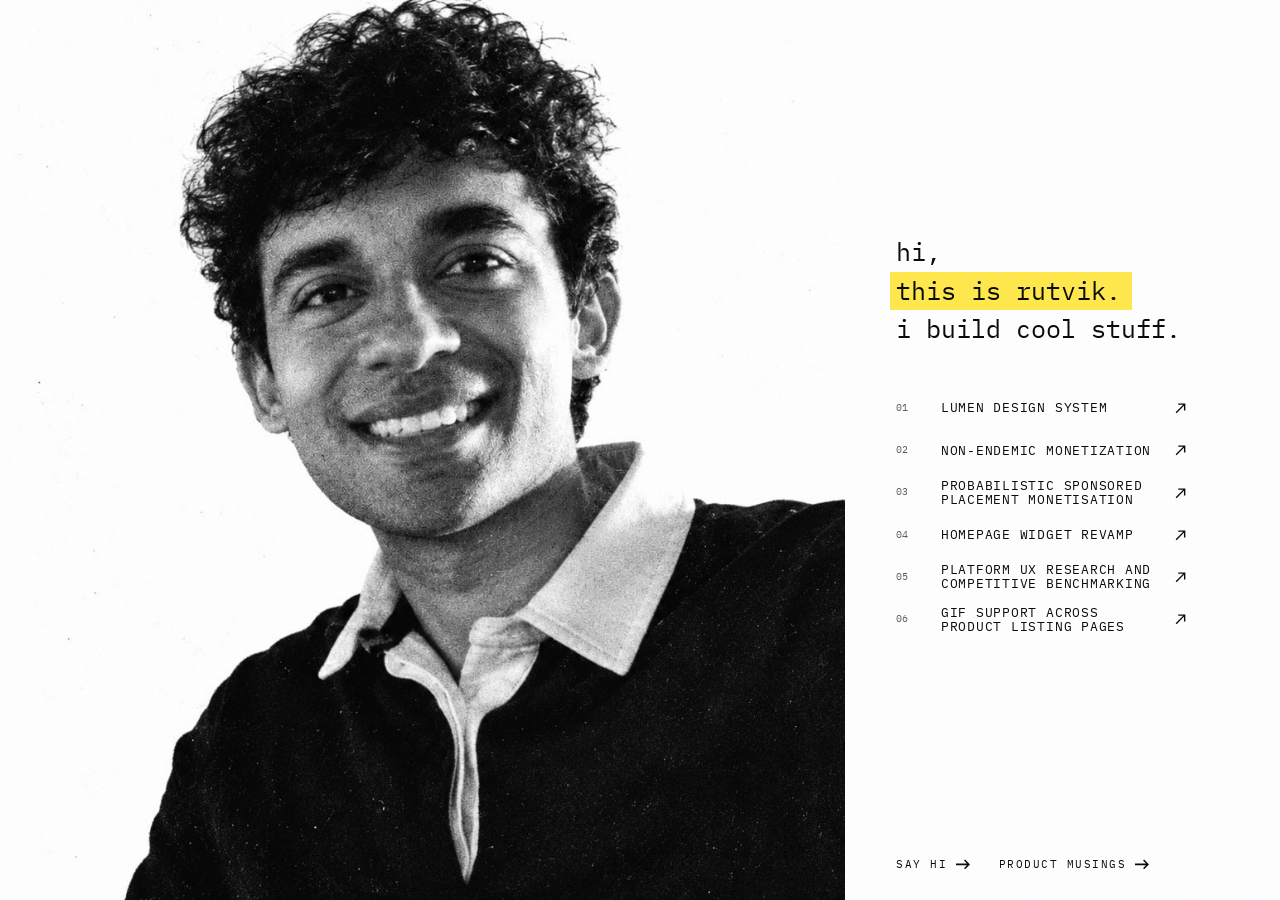
<file: index.html>
<!doctype html>
<html lang="en">
<head>
<meta charset="utf-8">
<meta name="viewport" content="width=device-width,initial-scale=1,viewport-fit=cover">
</head>
<body>
<title>Rutvik Keche</title>
<meta name="claude:viewport-fit-sides" content="cover">
<meta name="color-scheme" content="only light">
<link rel="preconnect" href="https://fonts.googleapis.com">
<link rel="preconnect" href="https://fonts.gstatic.com" crossorigin>
<link rel="stylesheet" href="https://fonts.googleapis.com/css2?family=Archivo+Black&family=IBM+Plex+Mono:wght@400;500&display=swap">
<style>
/* Stationary one-screen layout. Light only (no dark mode). On wide screens everything is sized from one unit (--u), so type, rows and portrait scale together with the window. On phones: text and projects only. Only the project list scrolls. */
:root{
  color-scheme:only light;
  --mono:"IBM Plex Mono",ui-monospace,"SFMono-Regular",Menlo,Consolas,monospace;
  --paper:#fff;
  --ink:#0b0b0d;
  --mute:#5d5d63;
  --hi:#ffe94d;
  --blue:#2b3cff;
  --red:#ff3b63;

  --u:min(1vw,1.7778svh);
  --pw:min(66vw,calc(100svh*1.3333));
  --rl:min(70vw,calc(var(--pw) + 4vw));

  --row:3.1rem;
  --fs-intro:clamp(1.3rem,6.6vw,2rem);
  --fs-list:clamp(.8rem,3.5vw,.95rem);
  --fs-small:.72rem;
  --gap:clamp(20px,5svh,40px);
}
@media (min-width:700px) and (min-aspect-ratio:1/1){
  :root{
    --row:max(2.1rem,calc(var(--u)*3.3));
    --fs-intro:max(17px,calc(var(--u)*1.95));
    --fs-list:max(10.5px,calc(var(--u)*1));
    --fs-small:max(9.5px,calc(var(--u)*.84));
    --gap:calc(var(--u)*3);
  }
}
html,body{height:100%; margin:0; overflow:hidden; background:#fff !important; color:var(--ink)}
*{box-sizing:border-box}
body{font-family:var(--mono); -webkit-font-smoothing:antialiased}
::selection{background:var(--hi); color:var(--ink)}

.page{position:relative; height:100svh; overflow:hidden; background:#fff; isolation:isolate}
.grain{
  position:absolute; inset:0; z-index:5; pointer-events:none; opacity:.05; mix-blend-mode:multiply;
  background-image:url("data:image/svg+xml,%3Csvg xmlns='http://www.w3.org/2000/svg' width='220' height='220'%3E%3Cfilter id='n'%3E%3CfeTurbulence type='fractalNoise' baseFrequency='.8' numOctaves='2' stitchTiles='stitch'/%3E%3C/filter%3E%3Crect width='100%25' height='100%25' filter='url(%23n)'/%3E%3C/svg%3E");
}

/* ---------- portrait (wide screens only) ---------- */
.photo{display:none; position:absolute; z-index:1; left:0; top:0; bottom:0; width:var(--pw); margin:0; animation:in .9s ease-out both}
.photo picture{display:block; width:100%; height:100%}
.photo img{display:block; width:100%; height:100%; object-fit:cover; object-position:left bottom; mix-blend-mode:multiply; user-select:none}
@keyframes in{from{opacity:0} to{opacity:1}}

/* ---------- text column ---------- */
.right{
  position:relative; z-index:3; height:100%; display:flex; flex-direction:column; overflow-y:auto; overscroll-behavior:contain; scrollbar-width:thin; scrollbar-color:rgba(11,11,13,.4) transparent;
  padding:clamp(20px,5svh,48px) clamp(20px,7vw,48px) clamp(14px,2.4svh,24px);
}
.mid{flex:1 0 auto; display:flex; flex-direction:column; justify-content:center; gap:var(--gap)}

.intro{margin:0; font-weight:400; font-size:var(--fs-intro); line-height:1.55; cursor:default; width:max-content; max-width:100%}
.intro span{display:block}
.mark{display:inline-block !important; background:var(--hi); padding:0 .45em 0 .25em; margin-left:-.25em; color:inherit; text-decoration:none; cursor:pointer; transition:background-color .08s steps(2,end)}
.mark:hover{background:#ffd60a}
.mark:focus-visible{outline:2px solid var(--ink); outline-offset:3px}

.wrap{display:flex; flex-direction:column; min-height:0; flex:0 1 auto; font-size:var(--fs-list)}
@property --ft{syntax:"<length>"; inherits:false; initial-value:0px}
@property --fb{syntax:"<length>"; inherits:false; initial-value:0px}
.list{
  --ft:0px; --fb:0px;
  list-style:none; position:relative; margin:0 0 0 -.9em; padding:0 1.4em 0 0; counter-reset:p;
  flex:0 1 auto; min-height:0; max-height:calc(var(--row)*6.5);
  overflow-y:auto; overscroll-behavior:contain; scrollbar-width:thin; scrollbar-color:rgba(11,11,13,.4) transparent;
  -webkit-mask-image:linear-gradient(to bottom,transparent 0,#000 var(--ft),#000 calc(100% - var(--fb)),transparent 100%);
          mask-image:linear-gradient(to bottom,transparent 0,#000 var(--ft),#000 calc(100% - var(--fb)),transparent 100%);
  transition:--ft .25s, --fb .25s;
}
.wrap[data-end="false"] .list{--fb:calc(var(--row)*1.1)}
.wrap[data-start="false"] .list{--ft:calc(var(--row)*.9)}
.list li{counter-increment:p}
.item{
  position:relative; display:grid; grid-template-columns:2.6em minmax(0,1fr) auto; align-items:center; column-gap:.9em;
  height:var(--row); padding:0 .9em; text-decoration:none; color:var(--ink);
  font-size:1em; letter-spacing:.06em; text-transform:uppercase; line-height:1.1;
  transition:background-color .08s steps(2,end);
}
.no{font-size:.78em; color:var(--mute); letter-spacing:.04em}
.no::before{content:attr(data-n)}
.lb{position:relative; overflow-wrap:anywhere}
.arr{width:1em; height:1em; display:block; transition:transform .12s steps(3,end)}
.item:hover,.item:focus-visible{background:var(--hi)}
.item:hover .arr,.item:focus-visible .arr{transform:translate(2px,-2px)}
.item:focus-visible{outline:2px solid var(--ink); outline-offset:-2px}
/* "more below" cue: fade (above) + this row. Both follow the scroll position and vanish at the end. */
.more{
  display:flex; align-items:center; gap:.7em; height:2.4em; margin:0; padding:0; border:0; background:none; cursor:pointer;
  font:inherit; font-size:var(--fs-small); letter-spacing:.16em; text-transform:uppercase; color:var(--ink); text-align:left;
  opacity:1; transition:opacity .25s;
}
.more:focus,.more:focus-visible{outline:none}
.wrap[data-end="true"] .more{opacity:0; pointer-events:none}
.more svg{width:1.2em; height:1.2em; display:block; animation:bob 1.2s steps(2,end) infinite}
@keyframes bob{0%{transform:translateY(-2px)} 100%{transform:translateY(2px)}}

/* ---------- footer ---------- */
.foot{flex:none; display:flex; flex-wrap:wrap; justify-content:flex-start; align-items:center; gap:.9em 2.6em; font-size:var(--fs-small); letter-spacing:.14em; text-transform:uppercase; line-height:1; padding-top:clamp(8px,1.4svh,16px)}
.hi{
  display:inline-flex; align-items:center; gap:.8em; color:var(--ink); background:none; border:0; padding:.6em .5em; margin:-.6em -.5em;
  font:inherit; letter-spacing:inherit; text-transform:inherit; text-decoration:none; cursor:pointer;
}
.hi:hover{background:var(--hi)}
.hi:focus-visible{outline:2px solid var(--ink); outline-offset:3px}
.hi svg{width:1.4em; height:1em; display:block; transition:transform .12s steps(3,end)}
.hi:hover svg,.hi:focus-visible svg{transform:translateX(3px)}

/* ---------- wide screens: portrait left, text right ---------- */
@media (min-width:700px) and (min-aspect-ratio:1/1){
  .photo{display:block}
  .right{
    position:absolute; top:0; bottom:0; left:calc(var(--rl) - 20px); right:0; height:auto;
    padding:max(18px,calc(var(--u)*4.2)) max(20px,calc(var(--u)*5)) max(14px,calc(var(--u)*2.4)) 20px;
  }
  .foot{padding-top:max(8px,calc(var(--u)*1))}
}


/* ---------- project page ---------- */
#project{position:fixed; inset:0; z-index:20; background:#fff; color:var(--ink); overflow-y:auto; overscroll-behavior:contain; display:none; scrollbar-width:thin; scrollbar-color:rgba(11,11,13,.4) transparent}
#project.on{display:block; animation:in .35s ease-out both}
.back{
  position:fixed; z-index:40; top:clamp(12px,2vw,24px); left:max(clamp(12px,2vw,24px),env(safe-area-inset-left,0px));
  width:clamp(44px,4vw,56px); height:clamp(44px,4vw,56px); display:grid; place-items:center; color:var(--ink); background:#fff;
  border-radius:clamp(14px,1.4vw,18px); box-shadow:0 1px 0 rgba(0,0,0,.05), 0 6px 22px rgba(0,0,0,.16); text-decoration:none;
  transition:background-color .08s steps(2,end);
}
.back svg{width:46%; height:46%; display:block; transition:transform .12s steps(3,end)}
.back:hover{background:var(--hi)}
.back:hover svg{transform:translateX(-3px)}
.back:focus-visible{outline:2px solid var(--ink); outline-offset:3px}

.hero{position:relative; width:100%; aspect-ratio:2/1; max-height:72svh; overflow:hidden; background:var(--tone,#1d1d22)}
.hero img{position:absolute; inset:0; width:100%; height:100%; object-fit:cover; display:block}
.hero::after{content:""; position:absolute; inset:0; pointer-events:none; background:radial-gradient(ellipse at 50% 50%,rgba(0,0,0,.38),rgba(0,0,0,0) 70%)}
.hero .ph{position:absolute; right:max(12px,1.6vw); bottom:max(10px,1.4vw); z-index:2; color:rgba(255,255,255,.55); font-size:.7rem; letter-spacing:.14em; text-transform:uppercase}
.hero h1{
  position:absolute; z-index:2; left:50%; top:50%; transform:translate(-50%,-50%); width:88%; margin:0; text-align:center;
  color:#fff; font-weight:500; font-size:clamp(1.15rem,min(4.2vw,7svh),3.6rem); line-height:1.2; letter-spacing:.02em; text-transform:lowercase;
  outline:none;
}
.hero.light{background:#fff}
.hero.light::after{display:none}
.hero.light img{mix-blend-mode:multiply}
.hero.light h1{position:absolute; width:1px; height:1px; overflow:hidden; clip:rect(0 0 0 0); white-space:nowrap}
.doc .dtitle{margin:0 0 .5em; text-align:left; font-weight:500; font-size:clamp(1.3rem,3vw,2rem); line-height:1.2; letter-spacing:.01em}
.doc{max-width:38rem; margin:0 auto; padding:clamp(32px,6vw,76px) clamp(22px,6vw,32px) clamp(64px,10vw,128px); font-size:clamp(.82rem,.45vw + .68rem,.98rem); line-height:1.9; text-align:justify; hyphens:auto; -webkit-hyphens:auto}
.doc p{margin:0 0 1.9em}
.doc .meta{display:flex; flex-wrap:wrap; gap:.4em 1.6em; margin-bottom:2.8em; font-size:.76em; letter-spacing:.14em; text-transform:uppercase; color:var(--mute); text-align:left}
.doc .sig{margin:2.6em 0 0; text-align:left; letter-spacing:.06em}

/* peek-a-boo project switcher */
.peek{position:fixed; z-index:30; left:0; top:0; bottom:0; width:0}
.peek-tab{
  position:absolute; left:0; top:50%; width:30px; height:112px; margin-top:-56px; padding:0 0 0 8px; border:0; cursor:pointer;
  background:var(--ink); color:#fff; border-radius:0 9px 9px 0; font:inherit; font-size:10px; letter-spacing:.22em; text-transform:uppercase;
  writing-mode:vertical-rl; display:grid; place-items:center; transform:translateX(-8px); z-index:2;
  animation:peekaboo 7s ease-in-out 1.2s infinite; transition:transform .2s, opacity .2s;
}
.peek-tab:hover,.peek-tab:focus-visible{transform:translateX(0); animation:none}
.peek-tab:focus-visible{outline:2px solid var(--ink); outline-offset:3px}
@keyframes peekaboo{0%,84%,100%{transform:translateX(-8px)} 90%{transform:translateX(0)} 95%{transform:translateX(-4px)}}
.peek.open .peek-tab{opacity:0; pointer-events:none}
.peek-panel{
  position:absolute; left:0; top:0; bottom:0; width:min(21rem,88vw); display:flex; flex-direction:column; justify-content:center;
  padding:clamp(72px,10svh,110px) 1.2em clamp(24px,4svh,40px) clamp(14px,2vw,26px); background:#fff; border-right:1px solid #e4e4e0; box-shadow:10px 0 40px rgba(0,0,0,.08);
  font-size:var(--fs-list); transform:translateX(-102%); visibility:hidden; transition:transform .28s cubic-bezier(.2,.8,.2,1), visibility 0s .28s;
}
.peek.open .peek-panel{transform:none; visibility:visible; transition:transform .28s cubic-bezier(.2,.8,.2,1), visibility 0s}
.peek-panel h2{margin:0 0 1.2em; font-size:.74em; font-weight:400; letter-spacing:.16em; text-transform:uppercase; color:var(--mute)}
.peek-panel ul{list-style:none; margin:0 0 0 -.9em; padding:0; max-height:calc(var(--row)*8); overflow-y:auto; overscroll-behavior:contain}

/* ---------- case-study sections: big number | title + label | text ---------- */
.cases{max-width:80rem; margin:0 auto; padding:clamp(32px,6vw,72px) clamp(22px,5vw,64px) clamp(72px,10vw,140px)}
.cases .dtitle{margin:0 0 .5em; font-weight:500; font-size:clamp(1.3rem,3vw,2rem); line-height:1.2}
.cases .meta{display:flex; flex-wrap:wrap; gap:.4em 1.6em; margin:0 0 clamp(40px,7vw,88px); font-size:.76rem; letter-spacing:.14em; text-transform:uppercase; color:var(--mute)}
.cs{display:grid; grid-template-columns:minmax(0,1.1fr) minmax(0,2.9fr); column-gap:clamp(16px,3vw,48px); margin:0 0 clamp(56px,9vw,128px)}
.cs-n{font-family:"Archivo Black","Arial Black",Impact,sans-serif; font-size:clamp(4rem,11.5vw,10.5rem); line-height:.74; letter-spacing:-.04em; margin:.02em 0 0; color:var(--ink)}
.cs-body{border-top:2px solid var(--ink); display:grid; grid-template-columns:minmax(0,1fr) minmax(0,1.9fr); column-gap:clamp(16px,3vw,48px); padding-top:clamp(14px,1.6vw,22px)}
.cs-t h1,.cs-t h2{outline:none; margin:0 0 .7em; font-family:"Archivo Black","Arial Black",Impact,sans-serif; font-weight:400; font-size:clamp(1.15rem,1.9vw,1.75rem); line-height:1.08; letter-spacing:-.01em}
.cs-tag{margin:0; font-size:.74rem; font-weight:500; letter-spacing:.04em}
.cs-x p{margin:0 0 1.5em; font-size:clamp(.8rem,.4vw + .66rem,.92rem); line-height:1.78; color:#4a4a4f}
.cs-x p:last-child{margin-bottom:0}
.cs-sub{margin:2.6em 0 .8em; font-size:.74rem; font-weight:500; letter-spacing:.14em; text-transform:uppercase; color:var(--ink)}
.cs-sub:first-child{margin-top:0}
.cs-stats{margin:2.4em 0 0; display:grid; gap:1.6em}
.cs-stat strong{display:block; text-wrap:balance; font-family:"Archivo Black","Arial Black",Impact,sans-serif; font-weight:400; font-size:clamp(1.25rem,2.1vw,1.9rem); line-height:1.05; letter-spacing:-.02em}
.cs-stat span{display:block; margin-top:.35em; font-size:.74rem; line-height:1.45; color:var(--mute)}
@media (min-width:760px){ .cs-t{position:sticky; top:clamp(24px,4vw,48px); align-self:start} }
/* single project block */
.cases.solo{padding-top:clamp(104px,17svh,200px)}
.cases.solo .cs{margin-bottom:0}
@media (max-width:759px){
  .cs{grid-template-columns:1fr}
  .cs-n{margin:0 0 .25em}
  .cs-body{grid-template-columns:1fr; row-gap:1.4em}
}

/* ---------- product musings ---------- */
#project.mus .back{display:none}
.mus-wrap{max-width:46rem; margin:0 auto; padding:clamp(28px,6vh,64px) 22px 18vh; font-family:"IBM Plex Mono",ui-monospace,Menlo,monospace; color:var(--ink)}
.mus-back{display:inline-block; font-size:.74rem; font-weight:500; letter-spacing:.14em; text-transform:uppercase; color:var(--ink); text-decoration:none; padding:.5em .4em; margin:0 0 2.2em -.4em}
.mus-arr{margin-right:1em}
.mus-back:hover,.mus-back:focus-visible{background:var(--hi); outline:none}
.mus-wrap h1{outline:none; margin:0 0 .7em; font-family:"Archivo Black","Arial Black",Impact,sans-serif; font-weight:400; font-size:clamp(1.5rem,3.2vw,2.4rem); line-height:1.1; letter-spacing:-.01em}
.mus-pub{margin:0 0 2.4em; font-size:.74rem; font-weight:500; letter-spacing:.04em}
.mus-wrap p{margin:0 0 1.5em; font-size:clamp(.8rem,.4vw + .66rem,.92rem); line-height:1.78; color:#4a4a4f}
.mus-wrap p.mus-pub{color:var(--ink); font-size:.74rem; line-height:1.4}
.mus-wrap .mus-seq{margin:-.8em 0 1.5em; padding-left:1.1em; border-left:2px solid var(--ink); color:var(--ink)}
.mus-sub{margin:0 0 2.2em; font-size:clamp(.8rem,.4vw + .66rem,.92rem); line-height:1.78; color:#4a4a4f}
.hi-form label{display:block; margin:0 0 .6em; font-size:.74rem; font-weight:500; letter-spacing:.14em; text-transform:uppercase}
.hi-form input,.hi-form textarea{display:block; width:100%; box-sizing:border-box; margin:0 0 1.8em; padding:.9em 1em; font:inherit; font-size:.92rem; line-height:1.6; color:var(--ink); background:#fff; border:2px solid var(--ink); border-radius:0; resize:vertical}
.hi-form textarea{min-height:11rem}
.hi-form input:focus,.hi-form textarea:focus{outline:none}
.hi-row{display:flex; align-items:center; justify-content:space-between; gap:16px}
.hi-count{font-size:.74rem; font-weight:500; letter-spacing:.04em; color:#4a4a4f}
.hi-send{display:inline-flex; align-items:center; gap:.8em; padding:.9em 1.3em; font:inherit; font-size:.74rem; font-weight:500; letter-spacing:.14em; text-transform:uppercase; color:var(--ink); background:#fff; border:2px solid var(--ink); border-radius:0; cursor:pointer}
.hi-send svg{width:1.4em; height:1em}
.hi-send:hover,.hi-send:focus-visible{background:var(--ink); color:#fff; outline:none}
.hi-note{margin:1.4em 0 0; font-size:.74rem; line-height:1.6; color:#4a4a4f}
.mus-list{list-style:none; margin:2.2em 0 0; padding:0}
.mus-list li{border-top:2px solid var(--ink)}
.mus-list li:last-child{border-bottom:2px solid var(--ink)}
.mus-list a{display:block; padding:1.3em .5em; color:inherit; text-decoration:none}
.mus-list a:hover,.mus-list a:focus-visible{background:var(--hi); outline:none}
.mus-list strong{display:block; font-family:"Archivo Black","Arial Black",Impact,sans-serif; font-weight:400; font-size:clamp(1.05rem,1.7vw,1.5rem); line-height:1.12; letter-spacing:-.01em}
.mus-list span{display:block; margin-top:.7em; font-size:.74rem; font-weight:500; letter-spacing:.04em; color:#4a4a4f}

/* ---------- about / resume page ---------- */
.resume{max-width:46rem; margin:0 auto; padding:clamp(80px,9vw,112px) clamp(22px,6vw,32px) clamp(64px,10vw,120px); font-size:clamp(.78rem,.4vw + .64rem,.9rem); line-height:1.7; text-align:left}
.rs-head{display:grid; grid-template-columns:auto minmax(0,1fr) auto; column-gap:clamp(16px,3vw,32px); align-items:start}
.rs-photo{width:clamp(72px,9vw,96px); aspect-ratio:96/112; background:#ddd url("portrait-cv.jpg") center/cover no-repeat}
.rs-id,.rs-contact{margin:0; font-style:normal}
.rs-id strong{font-weight:500; outline:none}
.rs-contact{text-align:right}
.rs-summary{margin:2.6em 0 3.6em}
.rs-sec{margin:0 0 3.2em}
.rs-sec h2{margin:0 0 1.8em; display:flex; gap:.8em; align-items:baseline; font-size:.9em; font-weight:500; letter-spacing:.06em; text-transform:uppercase}
.rs-sec h2::before{content:"\00b6"; font-weight:500}
.rs-item{margin:0 0 2.2em}
.rs-date,.rs-sub{font-family:inherit; font-style:normal; font-size:inherit; line-height:inherit; color:#4a4a4f}
.rs-sub{margin:0 0 .7em}
.rs-line .rs-date{white-space:nowrap; font:inherit; font-weight:500; color:inherit}
.rs-line{display:flex; flex-wrap:wrap; align-items:baseline; column-gap:.8em; margin:0 0 .3em}
.rs-line strong{display:inline; margin:0}
.rs-pipe{color:#999}
.rs-main{min-width:0}
.rs-main strong{display:block; font-weight:500; margin:0 0 .3em}
.rs-main p{margin:0}
.rs-bul{margin:0; padding:0; list-style:none}
.rs-bul li{position:relative; padding-left:1.3em; margin:0 0 .6em}
.rs-bul li::before{content:"–"; position:absolute; left:0}
.rs-contact a{color:inherit; text-decoration:none}
.rs-contact a:hover,.rs-contact a:focus-visible{background:var(--hi); outline:none}
.rs-skills{list-style:none; margin:0; padding:0 0 0 12.6em; line-height:1.55}
@media (max-width:639px){
  .rs-head{grid-template-columns:auto minmax(0,1fr)}
  .rs-contact{grid-column:1/-1; text-align:left; margin-top:1.4em}
  .rs-item{grid-template-columns:1fr; row-gap:.4em}
  .rs-skills{padding-left:0}
}

@media (hover:none){ .peek-tab{transform:none; animation:none; width:32px} }
@media (prefers-reduced-motion:reduce){
  .photo,.more svg,#project.on,.peek-tab{animation:none !important}
  .peek-panel,.peek-tab{transition:none !important}
  .peek-tab{transform:translateX(-8px)} .peek-tab:hover,.peek-tab:focus-visible{transform:none}
  .item </style>

<div class="page">
  <figure class="photo"><picture><source media="(min-width:700px) and (min-aspect-ratio:1/1)" srcset="portrait.jpg"><img src="[data-uri]" width="1448" height="1086" decoding="async" alt="Black-and-white portrait of Rutvik smiling, in a dark sweater over a collared shirt"></picture></figure>

  <section class="right">
    <div class="mid">
      <h1 class="intro"><span>hi,</span><a class="mark" href="#/about">this is rutvik.</a><span>i build cool stuff.</span></h1>

      <div class="wrap" id="wrap" data-start="true" data-end="false">
        <h2 id="work" hidden>My Projects</h2>
        <nav aria-labelledby="work">
          <!-- The list is built from the PROJECTS array in the script at the bottom. -->
          <ul class="list" id="list"></ul>
        </nav>
        <button class="more" id="more" type="button" tabindex="-1" aria-hidden="true">
          <svg viewBox="0 0 12 12" fill="none" stroke="currentColor" stroke-width="1.4"><path d="M6 1v9M2 6.5l4 4 4-4"/></svg>
          <span><span id="moreN">0</span> more</span>
        </button>
      </div>
    </div>

    <div class="foot">
      <!-- Set the href to your email or contact link. -->
      <a class="hi" href="#/hi"><span>Say hi</span><svg viewBox="0 0 14 10" fill="none" stroke="currentColor" stroke-width="1.4" aria-hidden="true"><path d="M0 5h12M8 1l4 4-4 4"/></svg></a>
      <a class="hi" href="#/musings"><span>Product Musings</span><svg viewBox="0 0 14 10" fill="none" stroke="currentColor" stroke-width="1.4" aria-hidden="true"><path d="M0 5h12M8 1l4 4-4 4"/></svg></a>
    </div>
  </section>
  <div class="grain"></div>
</div>

<div id="project" role="region" aria-label="Project" tabindex="-1">
  <a class="back" id="back" href="#/" aria-label="Back to all projects"><svg viewBox="0 0 24 24" fill="none" stroke="currentColor" stroke-width="1.6" aria-hidden="true"><path d="M21 12H3M10 5l-7 7 7 7"/></svg></a>
  <main id="pmain"></main>
  <aside class="peek" id="peek" aria-label="Other projects"></aside>
</div>

<script>
(function(){
  /* ---------- projects: edit here ----------
     slug = link name, title = name in the list and on the page,
     tag  = small label under the title,
     desc = array of paragraphs shown next to the title (optional; a placeholder is used if left out),
     heading = page title if different from the list name, blocks = [{p:['paragraph',...]}] for longer write-ups,
     stats = [{v:'big number',l:'label'}] shown under the title. */
  var PROJECTS=[
    {slug:'lumen-design-system',title:'Lumen Design System',
      heading:'LUMEN - The New BigBasket Experience',
      tag:'App-wide visual transformation and design system modernisation',
      stats:[{v:'12,000+ → ~600',l:'Design tokens'},{v:'22 million',l:'Customers on the new visual language'}],
      blocks:[
        {p:['Lumen was an app-wide visual transformation initiative undertaken to support the migration to a new visual language and align the application\'s experience with the brand identity the company was moving towards. The primary objective was to modernise the look and feel of the application while maintaining existing functionality, preserving established user journeys and ensuring that baseline product metrics remained stable throughout the transition.']},
        {p:['The complexity lay in implementing a widespread visual change within a short timeframe without disrupting the existing application experience. Since UI components were interconnected and often reused across multiple journeys, changes could not be approached as isolated redesigns.']},
        {p:['My role was to own the transition end to end, maintaining a bird\'s-eye view of the application to ensure that individual component changes remained consistent with the broader experience and did not introduce functional regressions.']},
        {p:['I began by understanding the existing UI architecture, how components were structured and how they interacted across different user journeys. This helped establish how the new design system could replicate existing functionality while introducing the updated visual language. I continuously evaluated the redesigned components in the context of the larger application, iterating on them to ensure that the visual changes did not compromise usability or familiar interactions.']},
        {p:['An important part of this exercise was restructuring the underlying design system. Design tokens are reusable variables that define visual properties such as colours, typography, spacing and borders, allowing these properties to remain consistent across different components.','The existing implementation had over 12,000 tokens, many of which were tied directly to specific visual values. We introduced a semantic layer to the token architecture, separating the underlying visual properties from how they were used across the application. This made the system more flexible and easier to maintain, allowing visual changes to be managed more consistently.','The restructuring reduced the token count from over 12,000 to approximately 600, significantly simplifying the design architecture and reducing repetitive code changes during future visual updates.']},
        {p:['Another important aspect was ensuring that the new design system could be adopted beyond its initial implementation. Much of the technical knowledge around the new components, tokens and UI structure initially resided with me, while the content team responsible for executing campaigns was not particularly technical. I bridged this gap by initially handling campaign implementation, helping structure campaign interfaces using the new components, and gradually familiarising the team with the new system. This ensured that the transition was not dependent on a single technical owner and that the content team could independently work with the updated visual language.']},
        {p:['Ultimately, the initiative went beyond a visual redesign. We successfully stabilised the application through a comprehensive design system overhaul, maintained the existing product experience and established a scalable foundation aligned with the brand\'s future identity. The new visual language has since been rolled out across the application to all 22 million customers, demonstrating our ability to execute a fundamental transformation at scale while preserving the stability of the existing product.']}
      ]},
    {slug:'non-endemic-monetization',title:'Non-Endemic Monetization',tag:'Reward-delivery mechanisms for non-endemic brand campaigns',
      stats:[{v:'₹90 lakh',l:'Monthly revenue generated'}],
      desc:["At BigBasket, I worked on designing reward-delivery mechanisms that enabled non-endemic brands to reach customers through promotional campaigns. These partnerships allowed brands to gain visibility and engagement on the platform, while creating an additional monetisation opportunity for BigBasket.", "My role involved designing two reward-delivery flows and owning the third-party interface that powered them. A key part of the work was evolving the underlying distribution mechanism to make reward visibility fairer across brands, while reducing the operational effort involved in managing campaigns.", "The initial approach was time-based segmentation. Rewards from different brands were scheduled across predefined time slots. However, this created an inherent visibility imbalance: brands scheduled during peak traffic hours received significantly more exposure than those assigned to off-peak slots. The model also required considerable manual effort, as teams had to continuously monitor schedules and change time segments to manage campaign distribution.", "We then moved to a stack-based model. Instead of managing reward visibility through time slots, campaigns could be configured in a common stack, with customers progressing through different rewards based on the number of times they interacted with the reward experience. This simplified campaign management considerably: the stack could be updated once, and the distribution logic would serve different rewards as customers progressed through it.", "However, this model exposed another fairness issue. We could have as many as ten rewards in the stack, but customers typically opened the app only three to four times a month. This meant rewards placed towards the top of the stack had a much higher likelihood of being seen, while those further down received disproportionately less exposure. Even though the stack simplified operations, it did not ensure equitable visibility across brands.", "To address this, we introduced segmentation within the stack itself. Rather than having every customer start at the same position, different customer segments were assigned different starting points in the reward stack. This distributed visibility more evenly across rewards, ensuring that brands were not disadvantaged simply because their campaigns occupied lower positions in the stack.", "Alongside designing these distribution mechanisms, I owned the third-party interface that powered the flows, enabling the setup and management of multiple brand campaigns through a more scalable system.", "The initiative generated approximately ₹90 lakh in monthly revenue, while creating a more operationally efficient and equitable way for BigBasket to distribute rewards and monetise its customer reach."]},
    {slug:'probabilistic-sponsored-placement',title:'Probabilistic Sponsored Placement Monetisation',tag:'Selling a probability of premium visibility instead of a fixed slot',
      stats:[{v:'₹26 lakh → ₹50 lakh',l:'Weekly monetisation'}],
      desc:["The existing monetisation model followed a fixed-slot reservation approach, where brands paid for guaranteed positions within a sponsored placement. Position 1 was priced at ₹10 lakh per week, while Positions 2–5 were priced at ₹4 lakh each, generating a total of ₹26 lakh per week.", "While straightforward, this model placed a ceiling on monetisation. Each position could effectively be sold to only one brand at a time, limiting the revenue potential of premium placements.", "We explored a probabilistic monetisation model, shifting from selling guaranteed ownership of a position to selling brands a probability of appearing in the premium Position 1. Instead of reserving the slot for one advertiser, multiple brands could participate in the allocation, with their probability of receiving premium visibility determined through a data-driven mechanism.", "This changed how we monetised sponsored visibility. Rather than treating Position 1 as a single inventory slot, we could monetise the opportunity to appear there across multiple brands and impressions. It also made allocation more dynamic, moving away from the limitations of fixed-slot reservations.", "The new model increased weekly monetisation from approximately ₹26 lakh to ₹50 lakh, by enabling five brands to participate at ₹10 lakh each per week. This significantly improved revenue potential while making premium sponsored visibility a more flexible and scalable advertising product."]},
    {slug:'homepage-widget-revamp',title:'Homepage Widget Revamp',tag:'Bento, scrollable and shuffle widget formats for browse-led discovery',
      stats:[{v:'3',l:'New widget formats, now mainstays of the homepage'}],
      blocks:[{"p": ["A key part of my work involved rethinking the widget formats used across the homepage, particularly for users entering through a browse-led journey. The objective was to make the homepage a more effective discovery surface, moving beyond conventional static layouts to create more engaging ways to surface products, categories, events and deals.", "We introduced three new widget formats:"]}, {"h": "Bento Widget", "p": ["A modular layout with unequal, asymmetrical entry points that allows us to give specific content or positions greater visual prominence. Unlike a uniform grid, the bento layout creates a distinct visual hierarchy, helping draw attention to particular products, categories or promotional placements that we want to prioritise."]}, {"h": "Scrollable Widget", "p": ["A horizontally scrollable format designed to accommodate multiple events within a single widget. This became a primary space for showcasing multiple events, allowing users to browse through different event cards without requiring separate sections for each one. It also made more efficient use of homepage real estate."]}, {"h": "Shuffle Widget", "p": ["A format that allows users to cycle through different deals directly within the widget. Users can discover alternative offers without navigating away from the homepage, helping preserve their browsing flow while increasing the number of deals they can explore within the same placement."]}, {"p": ["These formats evolved beyond individual UI experiments to become mainstays of the BigBasket homepage. Together, they established more flexible ways to structure the browse experience, control visual hierarchy and improve how users discover content and offers without disrupting their journey."]}]},
    {slug:'platform-ux-research',title:'Platform UX Research and Competitive Benchmarking',tag:'UX and competitive audit of the BigBasket app',
      stats:[{v:'30+',l:'Top-level categories benchmarked'},{v:'22',l:'UX enhancements across 8 high-impact pages'}],
      desc:["I conducted a broad UX and competitive audit of the BigBasket app to identify opportunities to improve the overall shopping experience, particularly across product discovery and browse-led journeys.", "The exercise involved benchmarking the platform against competing quick-commerce applications across 30+ top-level categories. Rather than limiting the analysis to visual comparisons, I evaluated the underlying experience across multiple dimensions, including navigation, filter availability and relevance, product listing layouts, SKU presentation, visual hierarchy, accessibility and interaction patterns.", "A key focus was identifying friction points within existing user journeys and understanding whether these stemmed from interface design or underlying product logic. For instance, the audit highlighted instances where category filters were outdated or irrelevant to the products being displayed. This demonstrated that improving the experience required more than a visual redesign; it also required revisiting the logic powering these interactions.", "I consolidated the findings into actionable recommendations and prioritised improvements across eight high-impact pages, resulting in 22 UX enhancements. These covered improvements to product discovery, navigation, information hierarchy, accessibility and the overall consistency of the shopping experience.", "The exercise helped establish a more structured approach to identifying UX gaps, translating competitive insights into product opportunities, and prioritising improvements across the app."]},
    {slug:'gif-support-plp',title:'GIF Support Across Product Listing Pages',tag:'Media pipeline architecture and backward compatibility',
      desc:["What appeared to be a straightforward feature request — enabling GIFs on Product Listing Pages (PLPs) — turned into a more involved exercise in understanding and modifying the app's underlying media architecture. The challenge was not just making GIFs render, but doing so without disrupting existing functionality or breaking compatibility with older app versions.", "Product media was processed through two distinct pipelines: one for images and another for videos, each feeding its corresponding Flutter rendering package. The complication was that BigBasket's media infrastructure classified GIFs as videos, whereas Flutter treated them as images. As a result, GIFs entered the video pipeline but failed at the rendering layer because the video package could not process them.", "The initial solution was to retain GIFs in the existing video pipeline and reroute them to the image-rendering path before they reached Flutter. However, this introduced a significant backward-compatibility risk. Older app versions already consumed the video pipeline but could not recognise GIFs within it, potentially breaking media rendering for users who had not updated their applications.", "I examined the entire ingestion and delivery journey to identify potential failure points beyond rendering. Rather than modifying existing production pipelines, we decided to introduce a dedicated intermediate pipeline, gif_video, specifically for GIF ingestion and delivery. This kept the existing image and video pipelines untouched, while ensuring that only app versions capable of handling the new pipeline would consume it.", "Although this introduced an additional pipeline to maintain, it provided a safer solution. The work involved understanding dependencies across media ingestion, classification, pipeline routing, Flutter rendering and app-version compatibility.", "Ultimately, we were able to introduce GIF support without changing the behaviour of existing media pipelines or disrupting users on older app versions."]}
  ];

  var ABOUT={
 "name": "Rutvik Keche",
 "role": "Associate Product Manager",
 "place": "Bengaluru, India",
 "contact": [
  {
   "t": "+91-7600059240",
   "h": "tel:+917600059240"
  },
  {
   "t": "rutvikkeche@gmail.com",
   "h": "mailto:rutvikkeche@gmail.com"
  },
  {
   "t": "LinkedIn",
   "h": "https://www.linkedin.com/in/rutvik-keche-31a188158/"
  }
 ],
 "summary": "Product Manager with a background in software engineering, semiconductor R&D, Physics, and Electrical & Electronics Engineering. Currently building app-wide product infrastructure and consumer experiences at BigBasket; previously developed camera software for flagship smartphones at Samsung Semiconductor India Research. Experience spans product systems, experimentation, backend logic, and cross-functional product development.",
 "experience": [
  {
   "date": [
    "May 2026",
    "to Present"
   ],
   "sub": "Associate Product Manager",
   "main": "BigBasket, Bengaluru",
   "text": [
    "Led app-wide migration to Lumen, a new design system, as part of a brand repositioning exercise; aligned product, design, and engineering on shared UI components, driving a 2% increase in sales per visitor on browse journeys",
    "Own onsite merchandising across categories, the content delivery architecture, and page wireframes across product surfaces",
    "Designed two reward delivery flows for non-endemic brand partners, driving 22% CTR and ~$2K in daily revenue",
    "Built widget-level CTR reporting into the data pipeline, giving product and design the granularity to prioritize widget iterations"
   ]
  },
  {
   "date": [
    "Apr 2025",
    "to Jun 2025"
   ],
   "sub": "Product Management Intern",
   "main": "BigBasket, Bengaluru",
   "text": [
    "Overhauled product filters across categories, increasing engagement with the filter feature by 4%",
    "Audited competitor brands and redesigned 8 app pages, improving content hierarchy and sponsored content placement",
    "Diagnosed a 2% checkout funnel drop-off and shipped interventions targeting the underlying bottlenecks",
    "Shipped 22 UX improvements surfaced by competitive analysis, spanning accessibility and interaction patterns",
    "Drove 30+ UI/UX changes as product POC, coordinating scope, priorities, and delivery across engineering and design"
   ]
  },
  {
   "date": [
    "Aug 2023",
    "to May 2024"
   ],
   "sub": "Senior Software Engineer",
   "main": "Samsung Semiconductor India Research, Bengaluru",
   "text": [
    "Developed software for high-resolution camera sensor systems deployed in flagship smartphones",
    "Built and optimized image-processing pipelines, improving camera output pixel quality",
    "Conducted in-depth root cause analysis across camera software modules to reduce recurring quality defects and improve reliability",
    "Led 3 software release cycles in collaboration with engineering teams in Korea",
    "Conducted 12 technical training sessions for a 10-person engineering team"
   ]
  },
  {
   "date": [
    "Aug 2022",
    "to Jun 2023"
   ],
   "sub": "Software Intern",
   "main": "Samsung Semiconductor India Research, Bengaluru",
   "text": [
    "Built a 300-sample dataset for algorithm testing, validation, and performance evaluation",
    "Managed the optimization and integration of 33 camera features",
    "Earned the sole pre-placement offer among 31 interns"
   ]
  },
  {
   "date": [
    "May 2020",
    "to Jun 2020"
   ],
   "sub": "Market Research Intern",
   "main": "Tech Mahindra, Remote",
   "text": [
    "Primary research: analyzed consumer attitudes and emerging trends in EdTech adoption during COVID-19",
    "Secondary research: conducted research on technology adoption and AI/ML-driven market disruption"
   ]
  }
 ],
 "education": [
  {
   "date": [
    "2024",
    "to 2026"
   ],
   "sub": "BITS School of Management (BITSoM), Mumbai",
   "main": "MBA, Marketing and Consumer Insights",
   "text": [
    "GPA: 3.44/4"
   ]
  },
  {
   "date": [
    "2018",
    "to 2023"
   ],
   "sub": "Birla Institute of Technology and Science, Pilani – Goa Campus",
   "main": "B.E. (Hons.) Electrical and Electronics Engineering and M.Sc. (Hons.) Physics",
   "text": [
    "CGPA: 8.2/10"
   ]
  }
 ],
 "positions": [
  {
   "date": [
    "2024",
    "to 2026"
   ],
   "sub": "BITSoM Marketing Committee",
   "main": "Design Lead",
   "text": [
    "Led design for the Marketing Committee, creating video and static creatives published on the college's official channels",
    "Produced and managed short-form content that contributed to 1M+ views across college's socials"
   ]
  },
  {
   "date": [
    "2024",
    "to 2025"
   ],
   "sub": "BITSoM Product Management Club",
   "main": "Joint Secretary",
   "text": [
    "Launched two product education series focused on product analysis and feature deep-dives",
    "Served as the primary product club representative for the Class of 2026"
   ]
  }
 ]
};
  var PB={}, ARR='<svg class="arr" viewBox="0 0 12 12" fill="none" stroke="currentColor" stroke-width="1.3" aria-hidden="true"><path d="M2 10L10 2M4 2h6v6"/></svg>';
  PROJECTS.forEach(function(p,i){
    p.n=('0'+(i+1)).slice(-2); PB[p.slug]=p;
    p.desc=p.desc||[
      'Placeholder. Describe '+p.title+' here: the problem it solved, your role, what you built and the outcome.',
      'Add a second paragraph for the details that matter: who you worked with, the trade-offs you made and what you learned.'
    ];
  });
  function esc(t){return String(t).replace(/&/g,'&amp;').replace(/</g,'&lt;').replace(/"/g,'&quot;');}
  var ARTICLES=[
    {slug:"fair-vs-random-rewards",title:"The Trade-off Between Fair and Random Rewards",date:"June 2026",body:["Having had the chance to work on widgets, particularly those built around probabilistic reward mechanisms, the reward distribution problem emerges as a more compelling challenge than the engagement mechanic.", "Promotional campaigns involving multiple brands often use lightweight interactions like spin wheels, mystery reveals, or slot mechanics to drive engagement. However, in random reward sampling, two problems emerge.", "The first occurs during extended user interaction. Even with correct probabilities, rewards can naturally cluster, giving certain brands significantly more exposure over meaningful stretches of time.", "For example: If rewards are sequenced as", "#2 - 2 - 1 - 2 - 2 - 3", "While statistically valid, this sequence grants brand \"2\" substantial visibility.", "The second problem appears when interactions are limited. Here, randomness may prevent certain rewards from appearing at all. A brand could receive zero exposure simply because the interaction window ended before probability surfaced it.", "Consider a campaign with five brands and five interactions/user:", "#2 - 4 - 2 - 5 - 5", "Some brands receive no exposure. While probability corrects this imbalance over a massive sample size, campaigns are rarely evaluated over horizons long enough for that correction to occur naturally.", "To reduce repetition and improve distribution, systems can structure reward allocation across a sequence rather than treating each interaction independently.", "Suppose there are six rewards. Rather than allowing unrestricted repetition, the system can ensure all six rewards appear before any repeat.", "The sequence might evolve as:", "#2 - 1 - 4 - 5 - 6 - 3", "Once every participant has appeared, the next cycle generates a new ordering:", "#4 - 2 - 6 - 1 - 5 - 3", "This reduces clustering and ensures brands are not excluded from short interaction windows.", "However, implementing this introduces another layer of complexity: the system now requires memory. It must track which rewards have appeared, how frequently, and how recently.", "Tracking rewards alone is often insufficient. As distribution is controlled, the space of possible sequences shrinks, causing similar patterns to repeat over long campaigns. To prevent this and preserve the perception of unpredictability, the system must retain awareness of previously generated sequences to keep future streams distinct.", "However, aggressive optimization for exposure distribution introduces visible structure into the outcome stream. Over repeated interactions, users may notice that duplicate streaks disappear, all participating brands eventually appear, and rewards rarely cluster naturally.", "Greater randomness does improve unpredictability but produces uneven exposure. Greater control guarantees balanced distribution but makes the underlying sequencing logic increasingly apparent to the user.", "Ultimately, every layer of control ensures fair reward distribution, but it also makes the invisible logic of the system a little easier to notice."]},
    {slug:"sell-the-chance-not-the-slot",title:"Sell the Chance, Not the Slot",date:"June 2026",body:["Sponsored brand carousels are an interesting monetisation asset because they must balance two competing objectives: maximising demand for the most valuable position without rendering the remaining positions commercially irrelevant.", "Most carousels today operate on a reservation model, where brands pay to lock a fixed position for a fixed period. The challenge is that most of the value ends up concentrated in Position 1.", "Once a brand secures the top slot, everyone else is effectively competing for second place. Most brands want to bid for Position 1 because that's where the majority of visibility and traffic sits.", "As a result, positions further down the carousel often attract significantly less demand and can even go unsold, forcing platforms to fill them with house ads, category promotions, or other non-paying content.", "One alternative is to stop selling the position itself and start selling the chance to appear there.", "Rather than guaranteeing the top slot to a single brand, platforms could allow multiple brands to purchase a probability-weighted share of Position 1 impressions. Brands would continue to retain their default placements within the carousel, but would periodically appear in the top slot based on their allocated share of premium visibility. This can be controlled through weighted randomisation.", "This could create a healthier marketplace by giving challenger brands a realistic path to premium visibility while allowing platforms to generate demand from a broader set of advertisers. Rather than having a single highly contested slot and several lower-value ones, platforms could potentially create competition across the entire carousel.", "The downside is that it may be harder to sell. Reservation models offer certainty; brands know exactly what they're paying for. A probability-based model replaces guaranteed visibility with expected visibility, making the value proposition less intuitive.", "Whether the added competition outweighs the loss of certainty is a much more nuanced question."]},
    {slug:"event-data-that-grows-without-breaking",title:"Designing Event Data That Grows Without Breaking",date:"July 2026",body:["Modern applications generate a wide range of user actions across millions of users. Consider a simple e-commerce app: a single session might involve viewing an item, adding it to a cart, or completing a purchase. Each action carries attributes worth recording, such as which item was involved, its position on the screen, or the device used. At small scale, capturing this detail is trivial.", "At scale, the question shifts from what to record to how to structure it, so the system stays manageable as requirements evolve.", "The standard approach stores each type of action as a table, with one row per occurrence. The attributes of that action, item, position, device, are stored as columns on that row. The straightforward way to capture more detail is to add a new column for every new attribute. This does not scale well: each additional attribute increases the payload sent per action, and each becomes a new column permanently sitting on the table.", "The common fix is bundling, instead of sending several related values as separate fields, the app packs them into a single structured field before transmission. This produces fewer, denser payloads, reducing transmission cost and keeping the table from sprawling.", "Bundling, however, creates its own problem. Reports are usually built against a table's existing structure. If the packed field is stored as-is, any later change to what it contains changes its shape, and reports already reading it were written expecting the old structure, so they can break.", "The solution is to unpack the field into individual, explicit columns at the point of storage, rather than keeping it bundled inside the table. When the team wants to track one more detail, they add a field to the packed value sent from the client. Since that value is already being split apart at storage, the new field simply becomes one more column to unpack.", "Existing columns and reports never need to change. This is the essential design decision: not merely choosing to bundle data but recognizing in advance that storing the bundle unprocessed would eventually create conflicts downstream, and addressing that before the data reaches the table. Because the field is split into columns at the point of storage, adding a new detail later is trivial: one more field goes into the bundle, and the existing unpacking step picks it up automatically.", "This does not require anticipating every detail a system might ever need to track. It only requires that the unpacking mechanism be in place from the start. New requirements are then handled by extending the bundle, not by redesigning the table.", "The system stays easy to extend precisely because nobody had to predict its future in advance. This is one example of a broader pattern in data pipeline design. It is usually the product of many such choices, made independently at different points, that happen to reinforce one another over time."]},
    {slug:"beyond-last-touch-attribution",title:"Beyond Last-Touch: Capturing the Middle of the Journey",date:"September 2026",body:["Most product analytics is built around a simple question: what led to this outcome?", "The usual answer comes from the edges of the journey. What did the user do first? What did they do immediately before converting? This is why first-touch and last-touch attribution are so common.", "But users don't actually behave like linear funnels.", "Imagine you're using a shopping app. You open a phone from the home feed, check its specifications and reviews, visit another phone to compare it, come back to the first one, check the reviews again, and finally tap Buy Now.", "A last-touch model might say the final product-page visit caused it. But that visit only happened because of everything that came before it. The reviews may have built confidence, the comparison may have eliminated the alternative, and the second visit may simply have been when the user finally decided.", "That's what first- and last-touch attribution can miss: the middle path — the sequence of screens, actions, and revisits that provides context for the final action.", "And this is where attribution gets difficult. A user might visit several screens, perform an important action, leave, come back, and do the same thing again. To understand this later, we have to stitch together dozens of events and postulate a sequence that might have actually mattered.", "One way to deal with this is to capture the user's path at the moment something important happens.", "Think of it as a small trail following the user through the product. As they move from Home → Product → Reviews → Comparison → Cart, the trail updates locally. When they start checkout, add to cart, subscribe, or convert, we attach the relevant part of that trail to the event.", "So instead of simply knowing \"User started checkout,\" we know they started checkout after visiting Product → Reviews → Comparison → Product → Cart.", "This doesn't magically solve attribution. A path still doesn't tell us that the reviews caused the purchase. But it gives us something more than a single touchpoint.", "We can now ask better questions: Do users who convert tend to read reviews twice? Do people who compare products convert at a higher rate? Does a particular sequence consistently appear before conversion?", "There is, of course, a cost. Longer journeys mean larger event payloads, especially at scale. A power user might have visited fifty screens before reaching an important action, and attaching all fifty to every event doesn't make much sense.", "A better approach is to compute a reasonable lookback window. Keep enough of the recent path to provide meaningful context, perhaps the last 5–10 relevant events, while leaving the rest of the session behind.", "That feels like the more practical optimum: deep enough to understand the middle of the funnel, but not so deep that you're paying to store a replay of the entire session on every event."]}
  ], AB={}; ARTICLES.forEach(function(a){AB[a.slug]=a;});
  function itemHTML(p){
    return '<li><a class="item" href="#/p/'+p.slug+'"><span class="no" aria-hidden="true" data-n="'+p.n+'"></span><span class="lb">'+esc(p.title)+'</span>'+ARR+'</a></li>';
  }
  document.getElementById('list').innerHTML=PROJECTS.map(itemHTML).join('');

  /* ---------- scroll cue ---------- */
  var list=document.getElementById('list'), wrap=document.getElementById('wrap'), more=document.getElementById('more'), moreN=document.getElementById('moreN');
  var still=window.matchMedia&&matchMedia('(prefers-reduced-motion: reduce)').matches;
  function update(){
    var top=list.scrollTop, h=list.clientHeight, sh=list.scrollHeight;
    var atStart=top<=2, atEnd=top+h>=sh-2;
    wrap.setAttribute('data-start',atStart?'true':'false');
    wrap.setAttribute('data-end',atEnd?'true':'false');
    var n=0, items=list.children;
    for(var i=0;i<items.length;i++){ if(items[i].offsetTop+items[i].offsetHeight>top+h+2) n++; }
    moreN.textContent=n;
  }
  list.addEventListener('scroll',function(){ requestAnimationFrame(update); },{passive:true});
  window.addEventListener('resize',update);
  if('ResizeObserver' in window) new ResizeObserver(update).observe(list);
  update();
  more.addEventListener('click',function(){ list.scrollBy({top:list.clientHeight*.8,behavior:still?'auto':'smooth'}); });

  /* Placeholder link until you add a real contact URL. */
  document.querySelectorAll('.hi').forEach(function(a){
    a.addEventListener('click',function(e){ if(a.getAttribute('href')==='#') e.preventDefault(); });
  });

  /* ---------- project page (hash routes: #/p/<slug>, back = #/) ---------- */
  var view=document.getElementById('project'), pmain=document.getElementById('pmain'), peek=document.getElementById('peek'), page=document.querySelector('.page');
  var lastTrigger=null, ptimer=0;
  function setPeek(o){ peek.classList.toggle('open',o); var t=peek.querySelector('.peek-tab'); if(t) t.setAttribute('aria-expanded',o?'true':'false'); }
  function buildPeek(slug){
    peek.innerHTML='<button class="peek-tab" type="button" aria-expanded="false" aria-controls="peek-panel">Projects</button>'+
      '<nav class="peek-panel" id="peek-panel" aria-label="Other projects"><h2>More projects</h2><ul>'+
      PROJECTS.filter(function(p){return p.slug!==slug;}).map(itemHTML).join('')+'</ul></nav>';
    var tab=peek.querySelector('.peek-tab'), panel=peek.querySelector('.peek-panel');
    function openP(ev){ if(ev&&ev.pointerType==='touch') return; clearTimeout(ptimer); setPeek(true); }
    function closeP(ev){ if(ev&&ev.pointerType==='touch') return; clearTimeout(ptimer); ptimer=setTimeout(function(){ setPeek(false); },260); }
    [tab,panel].forEach(function(n){ n.addEventListener('pointerenter',openP); n.addEventListener('pointerleave',closeP); });
    tab.addEventListener('click',function(){ clearTimeout(ptimer); var o=!peek.classList.contains('open'); setPeek(o); if(o){ var a=panel.querySelector('a'); if(a&&tab.matches(':focus-visible')) a.focus(); } });
    panel.addEventListener('click',function(e){ if(e.target.closest('a')) setPeek(false); });
  }
  function openProject(slug){
    var p=PB[slug];
    var stats=(p.stats||[]).map(function(t){return '<div class="cs-stat"><strong>'+esc(t.v)+'</strong><span>'+esc(t.l)+'</span></div>';}).join('');
    var body=p.blocks?p.blocks.map(function(bk){return (bk.h?'<h2 class="cs-sub">'+esc(bk.h)+'</h2>':'')+bk.p.map(function(t){return '<p>'+esc(t)+'</p>';}).join('');}).join(''):p.desc.map(function(t){return '<p>'+esc(t)+'</p>';}).join('');
    pmain.innerHTML='<article class="cases solo"><section class="cs"><div class="cs-n" aria-hidden="true">'+p.n+'</div><div class="cs-body"><div class="cs-t"><h1 id="ptitle" tabindex="-1">'+esc(p.heading||p.title)+'</h1><p class="cs-tag">'+esc(p.tag)+'</p>'+(stats?'<div class="cs-stats">'+stats+'</div>':'')+'</div><div class="cs-x">'+body+'</div></div></section></article>';
    buildPeek(slug);
    view.classList.add('on'); view.scrollTop=0;
    page.setAttribute('inert',''); page.setAttribute('aria-hidden','true');
    view.setAttribute('aria-label',p.title);
    document.getElementById('ptitle').focus({preventScroll:true});
  }
  function openAbout(){
    var A=ABOUT;
    function items(list){ return list.map(function(r){
      return '<div class="rs-item"><div class="rs-main"><div class="rs-line"><strong>'+esc(r.main)+'</strong><span class="rs-pipe" aria-hidden="true">|</span><span class="rs-date">'+esc(r.date[0])+' – '+esc(r.date[1].replace(/^to /,''))+'</span></div><p class="rs-sub">'+esc(r.sub)+'</p>'+(r.text?(Array.isArray(r.text)?(r.text.length>1?'<ul class="rs-bul">'+r.text.map(function(t){return '<li>'+esc(t)+'</li>';}).join('')+'</ul>':'<p>'+esc(r.text[0])+'</p>'):'<p>'+esc(r.text)+'</p>'):'')+'</div></div>';
    }).join(''); }
    pmain.innerHTML='<article class="resume">'+
      '<header class="rs-head"><div class="rs-photo" role="img" aria-label="Portrait of Rutvik"></div>'+
      '<p class="rs-id"><strong id="ptitle" tabindex="-1">'+esc(A.name)+'</strong><br>'+esc(A.role)+'<br>'+esc(A.place)+'</p>'+
      '<p class="rs-contact">'+A.contact.map(function(c){return '<a href="'+esc(c.h)+'"'+(c.h.indexOf('http')===0?' target="_blank" rel="noopener"':'')+'>'+esc(c.t)+'</a>';}).join('<br>')+'</p></header>'+
      '<p class="rs-summary">'+esc(A.summary)+'</p>'+
      '<section class="rs-sec"><h2>Experience</h2>'+items(A.experience)+'</section>'+
      '<section class="rs-sec"><h2>Education</h2>'+items(A.education)+'</section>'+
      '<section class="rs-sec"><h2>Positions of responsibility</h2>'+items(A.positions)+'</section>'+
      '</article>';
    peek.innerHTML=''; setPeek(false);
    view.classList.add('on'); view.scrollTop=0;
    page.setAttribute('inert',''); page.setAttribute('aria-hidden','true');
    view.setAttribute('aria-label','About Rutvik');
    document.getElementById('ptitle').focus({preventScroll:true});
  }
  function showView(label){
    view.classList.add('on'); view.scrollTop=0;
    page.setAttribute('inert',''); page.setAttribute('aria-hidden','true');
    view.setAttribute('aria-label',label);
    var t=document.getElementById('ptitle'); if(t) t.focus({preventScroll:true});
  }
  var MAXMSG=600, TO='rutvikkeche@gmail.com';
  function openHi(){
    pmain.innerHTML='<div class="mus-wrap hi-page"><a class="mus-back" href="#/"><span class="mus-arr" aria-hidden="true">&lt;&lt;</span>back to home</a><h1 id="ptitle" tabindex="-1">Say hi</h1>'+
      '<p class="mus-sub">Write a note, and it\'ll open in your email app, ready for you to send it my way.</p>'+
      '<form class="hi-form" id="hiform" autocomplete="off"><label for="hi-name">Your name</label><input id="hi-name" type="text" maxlength="60">'+
      '<label for="hi-msg">Message</label><textarea id="hi-msg" maxlength="'+MAXMSG+'" rows="8" required></textarea>'+
      '<div class="hi-row"><span class="hi-count" id="hi-count" aria-live="polite">0 / '+MAXMSG+'</span><button type="submit" class="hi-send"><span>Send</span><svg viewBox="0 0 14 10" fill="none" stroke="currentColor" stroke-width="1.4" aria-hidden="true"><path d="M0 5h12M8 1l4 4-4 4"/></svg></button></div>'+
      '<p class="hi-note" id="hi-note" role="status"></p></form></div>';
    peek.innerHTML=''; setPeek(false); showView('Say hi');
    var f=document.getElementById('hiform'), m=document.getElementById('hi-msg'), n=document.getElementById('hi-name'), c=document.getElementById('hi-count'), note=document.getElementById('hi-note');
    m.addEventListener('input',function(){ c.textContent=m.value.length+' / '+MAXMSG; });
    f.addEventListener('submit',function(e){
      e.preventDefault();
      var msg=m.value.trim(); if(!msg){ note.textContent='Write a message first.'; m.focus(); return; }
      var who=n.value.trim();
      location.href='mailto:'+TO+'?subject='+encodeURIComponent('Hi from your website'+(who?' – '+who:''))+'&body='+encodeURIComponent(msg+(who?'\n\n– '+who:''));
      note.textContent='Opening your email app. If nothing opens, write to '+TO+'.';
    });
  }
  function openMusings(){
    pmain.innerHTML='<div class="mus-wrap"><a class="mus-back" href="#/"><span class="mus-arr" aria-hidden="true">&lt;&lt;</span>back to home</a><h1 id="ptitle" tabindex="-1">Product Musings</h1><ul class="mus-list">'+
      ARTICLES.map(function(a){return '<li><a href="#/musings/'+a.slug+'"><strong>'+esc(a.title)+'</strong><span>Published: '+esc(a.date)+'.</span></a></li>';}).join('')+'</ul></div>';
    peek.innerHTML=''; setPeek(false); showView('Product Musings');
  }
  function openArticle(slug){
    var a=AB[slug];
    pmain.innerHTML='<article class="mus-wrap"><a class="mus-back" href="#/musings"><span class="mus-arr" aria-hidden="true">&lt;&lt;</span>back to musings</a><h1 id="ptitle" tabindex="-1">'+esc(a.title)+'</h1><p class="mus-pub">Published: '+esc(a.date)+'.</p>'+
      a.body.map(function(t){return t.charAt(0)==='#'?'<p class="mus-seq">'+esc(t.slice(1))+'</p>':'<p>'+esc(t)+'</p>';}).join('')+'</article>';
    peek.innerHTML=''; setPeek(false); showView(a.title);
  }
  function closeProject(){
    if(!view.classList.contains('on')) return;
    view.classList.remove('on'); setPeek(false);
    page.removeAttribute('inert'); page.removeAttribute('aria-hidden');
    if(lastTrigger&&document.contains(lastTrigger)) lastTrigger.focus({preventScroll:true});
  }
  function route(){
    var h=location.hash, mm=h.match(/^#\/musings(?:\/([\w-]+))?/);
    view.classList.toggle('mus',!!mm);
    if(mm){ if(mm[1]&&AB[mm[1]]) openArticle(mm[1]); else openMusings(); return; }
    if(h==='#/hi'){ view.classList.add('mus'); openHi(); return; }
    if(location.hash==='#/about'){ openAbout(); return; }
    var m=location.hash.match(/^#\/p\/([\w-]+)/);
    if(m&&PB[m[1]]) openProject(m[1]); else closeProject();
  }
  document.addEventListener('click',function(e){
    var a=e.target.closest&&e.target.closest('a.item,a.mark,a.hi'); if(a&&!view.contains(a)) lastTrigger=a;
  },true);
  document.addEventListener('pointerdown',function(e){ if(peek.classList.contains('open')&&!peek.contains(e.target)) setPeek(false); },true);
  document.addEventListener('keydown',function(e){
    if(e.key==='Escape'&&peek.classList.contains('open')){ setPeek(false); var t=peek.querySelector('.peek-tab'); if(t) t.focus(); }
  });
  window.addEventListener('hashchange',route);
  route();
})();
</script>

</body>
</html>
</file>
